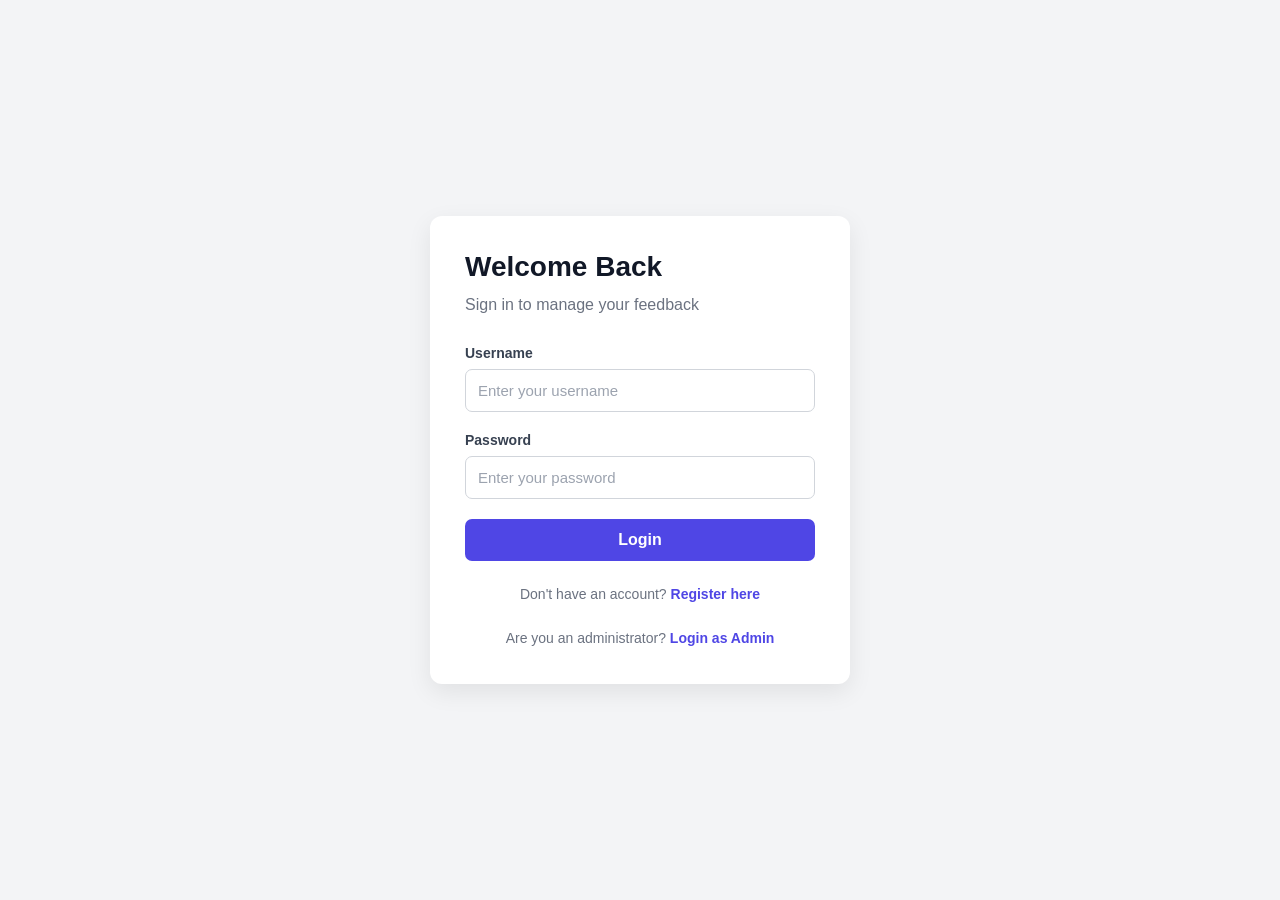
<file: src/main/resources/static/index.html>
<!DOCTYPE html>

<html lang="en">
<head>
    <meta charset="UTF-8">
    <meta name="viewport" content="width=device-width, initial-scale=1.0">
    <title>Login | Feedback Management</title>
    <link rel="stylesheet" href="style.css">
</head>
<body>

<div class="auth-container">
    <div class="auth-card">
        <h1>Welcome Back</h1>
        <p class="subtitle">Sign in to manage your feedback</p>


        <form id="loginForm">
            <div class="form-group">
                <label for="username">Username</label>
                <input type="text" id="username" placeholder="Enter your username" required>
            </div>

            <div class="form-group">
                <label for="password">Password</label>
                <input type="password" id="password" placeholder="Enter your password" required>
            </div>

            <button type="submit" class="btn">Login</button>
            <p id="loginMessage" class="message"></p>
        </form>

        <p class="auth-footer">
            Don't have an account?
            <a href="register.html">Register here</a>
        </p>
        <p class="auth-footer">
            Are you an administrator?
            <a href="admin-login.html">Login as Admin</a>
        </p>
    </div>


</div>

<script src="script.js"></script>

</body>
</html>
</file>
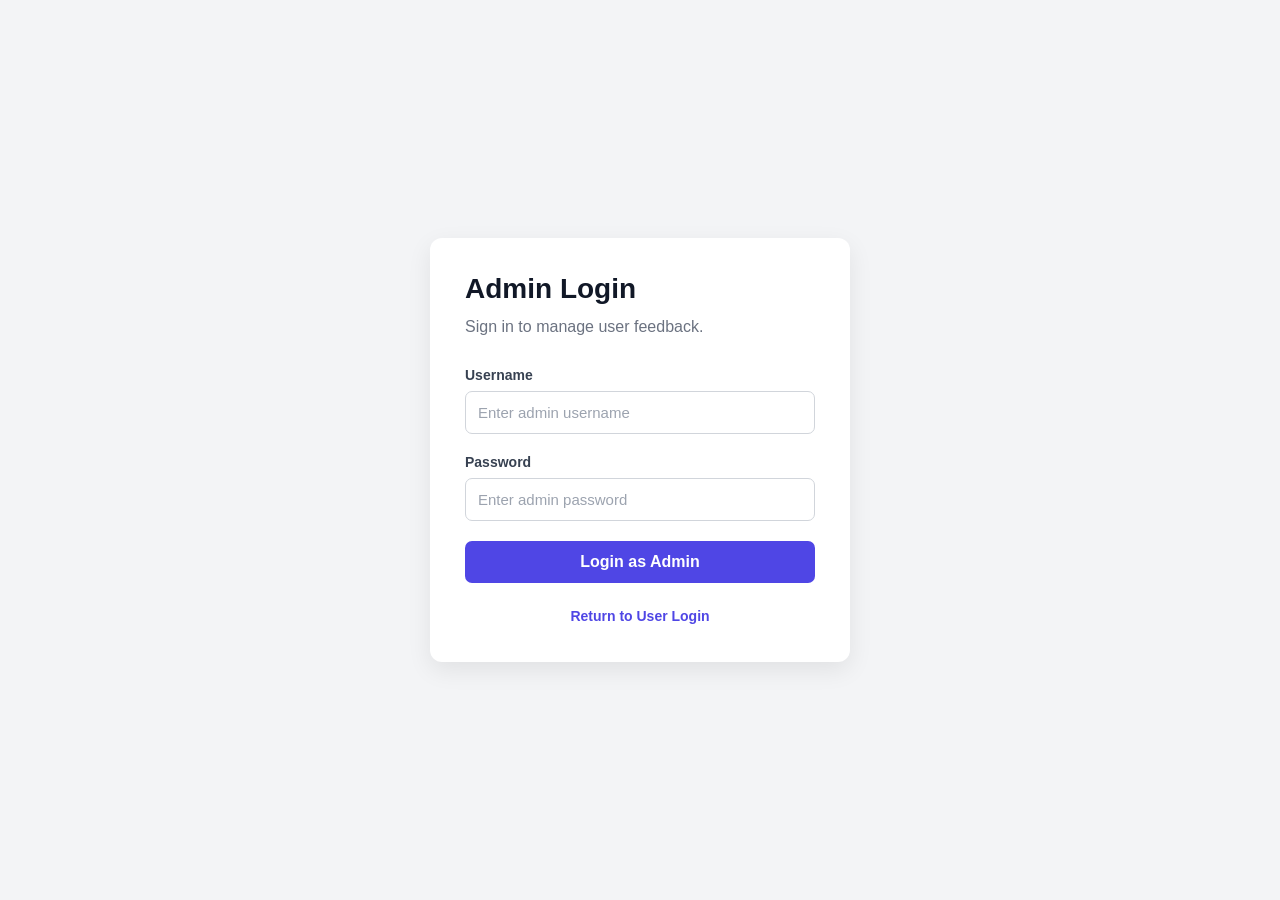
<file: src/main/resources/static/admin-login.html>
<!DOCTYPE html>

<html lang="en">
<head>
    <meta charset="UTF-8">
    <meta name="viewport" content="width=device-width, initial-scale=1.0">
    <title>Admin Login | Feedback Management</title>
    <link rel="stylesheet" href="style.css">
</head>
<body>

<div class="auth-container">
    <div class="auth-card">
        <h1>Admin Login</h1>
        <p class="subtitle">Sign in to manage user feedback.</p>


        <form id="adminLoginForm">
            <div class="form-group">
                <label for="adminUsername">Username</label>
                <input
                        type="text"
                        id="adminUsername"
                        placeholder="Enter admin username"
                        required
                >
            </div>

            <div class="form-group">
                <label for="adminPassword">Password</label>
                <input
                        type="password"
                        id="adminPassword"
                        placeholder="Enter admin password"
                        required
                >
            </div>

            <button type="submit" class="btn">Login as Admin</button>

            <p id="adminLoginMessage" class="message" aria-live="polite"></p>
        </form>

        <p class="auth-footer">
            <a href="index.html">Return to User Login</a>
        </p>
    </div>


</div>

<script src="script.js"></script>

</body>
</html>
</file>
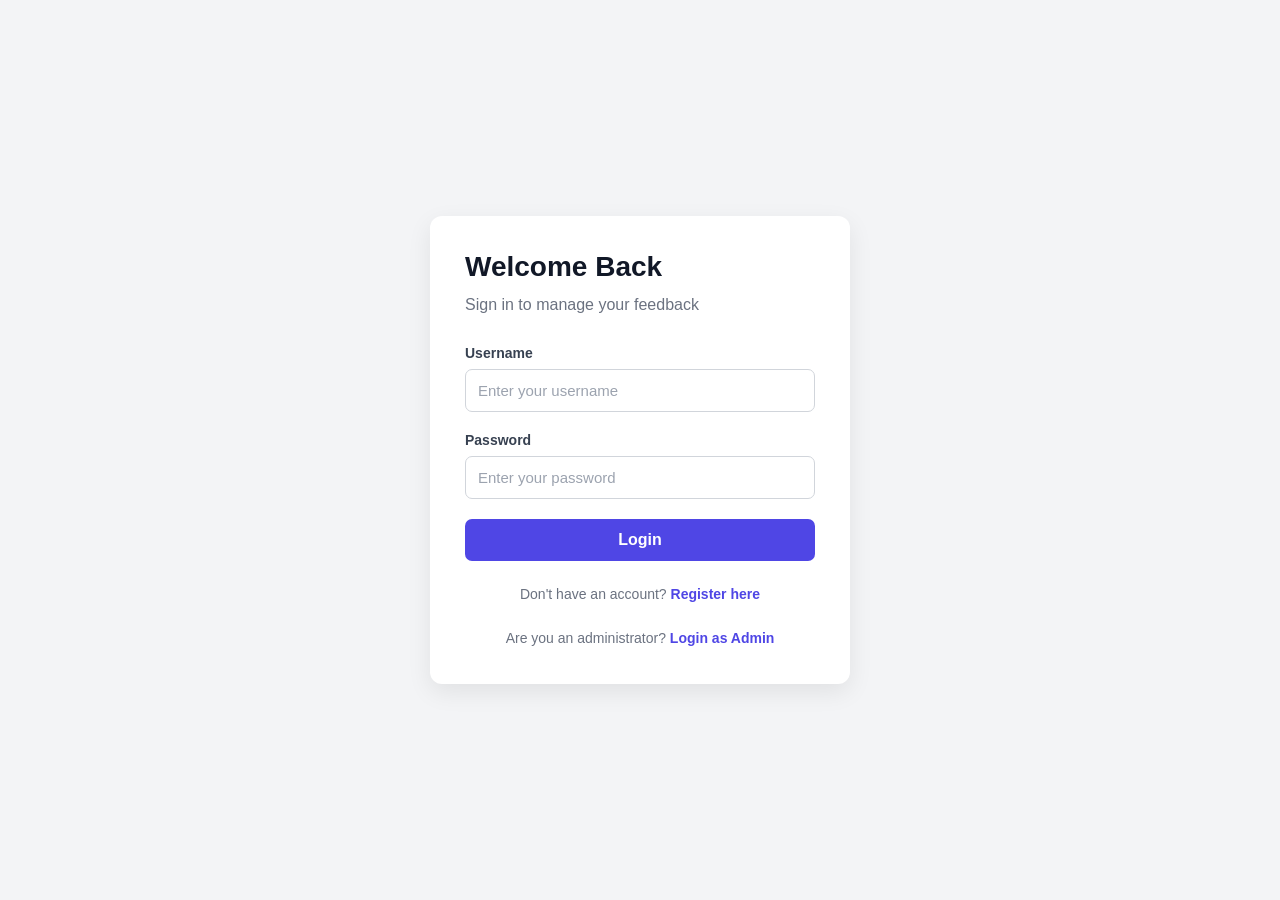
<file: src/main/resources/static/feedback.html>
<!DOCTYPE html>

<html lang="en">
<head>
    <meta charset="UTF-8">
    <meta name="viewport" content="width=device-width, initial-scale=1.0">
    <title>My Feedback | Feedback Management</title>
    <link rel="stylesheet" href="style.css">
</head>
<body>

<header class="dashboard-header">
    <div>
        <h1>Feedback Dashboard</h1>
        <p>Welcome, <span id="displayUsername">User</span>!</p>
    </div>

    <button id="logoutButton" class="logout-btn">Logout</button>


</header>

<main class="dashboard-container">


    <section class="panel" id="feedbackFormPanel">
        <h2 id="formTitle">Share Your Feedback</h2>
        <p class="subtitle">Tell us about your experience.</p>

        <form id="feedbackForm">
            <div class="form-group">
                <label for="feedbackMessage">Your Feedback</label>
                <textarea
                        id="feedbackMessage"
                        rows="5"
                        placeholder="Write your feedback here..."
                        required
                        maxlength="2000"
                ></textarea>
            </div>

            <button type="submit" class="btn" id="feedbackSubmitButton">
                Submit Feedback
            </button>

            <button
                    type="button"
                    class="secondary-btn"
                    id="cancelEditButton"
                    hidden
            >
                Cancel Edit
            </button>

            <p id="feedbackStatus" class="message" aria-live="polite"></p>
        </form>
    </section>

    <section class="panel">
        <h2>My Feedback</h2>
        <div id="feedbackList">
            <p>Loading your feedback...</p>
        </div>
    </section>


</main>

<script src="script.js"></script>

</body>
</html>
</file>
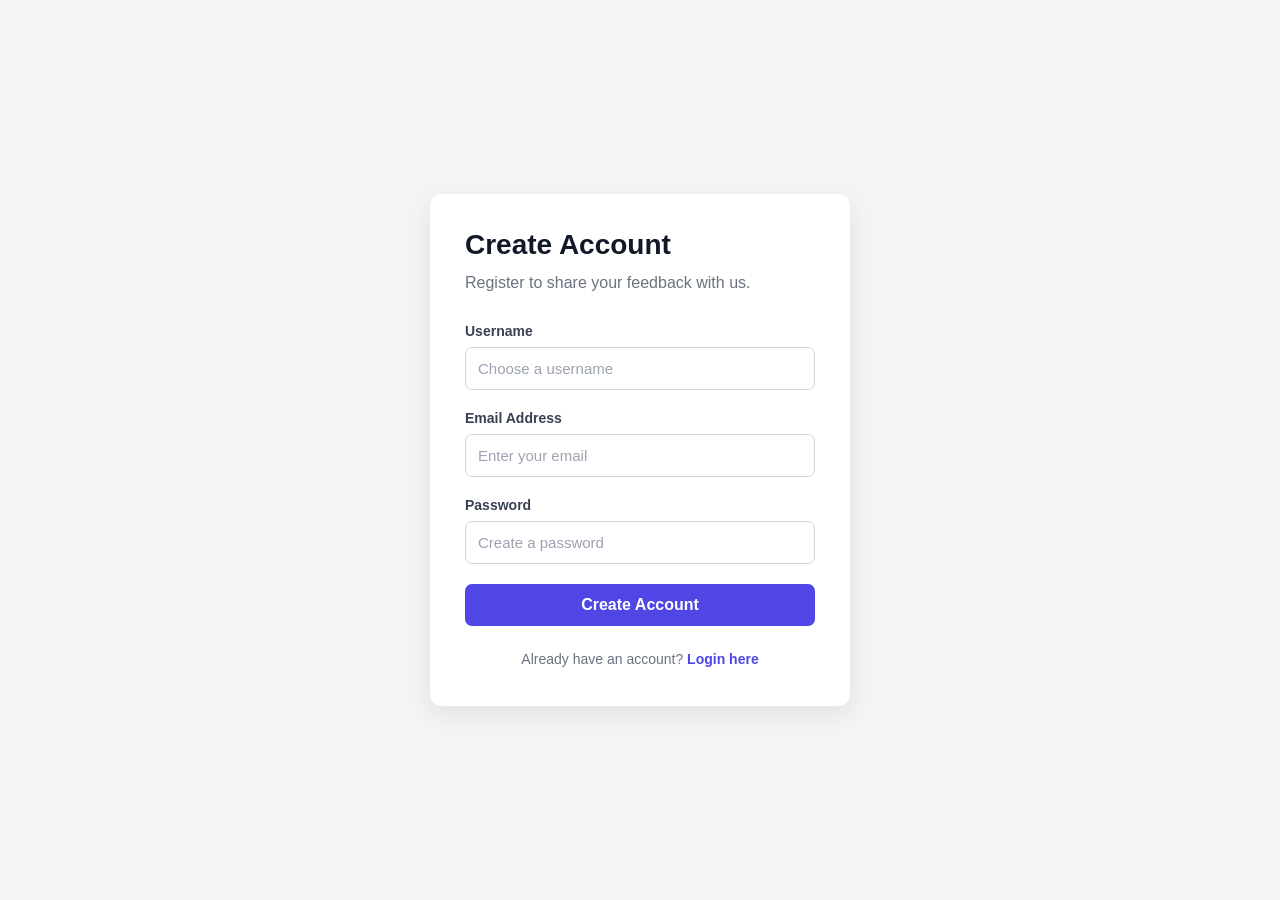
<file: src/main/resources/static/Register.html>
<!DOCTYPE html>

<html lang="en">
<head>
    <meta charset="UTF-8">
    <meta name="viewport" content="width=device-width, initial-scale=1.0">
    <title>Register | Feedback Management</title>
    <link rel="stylesheet" href="style.css">
</head>
<body>

<div class="auth-container">
    <div class="auth-card">
        <h1>Create Account</h1>
        <p class="subtitle">Register to share your feedback with us.</p>


        <form id="registerForm">
            <div class="form-group">
                <label for="username">Username</label>
                <input
                        type="text"
                        id="username"
                        placeholder="Choose a username"
                        required
                        minlength="3"
                >
            </div>

            <div class="form-group">
                <label for="email">Email Address</label>
                <input
                        type="email"
                        id="email"
                        placeholder="Enter your email"
                        required
                >
            </div>

            <div class="form-group">
                <label for="password">Password</label>
                <input
                        type="password"
                        id="password"
                        placeholder="Create a password"
                        required
                        minlength="5"
                >
            </div>

            <button type="submit" class="btn">Create Account</button>

            <p id="registerMessage" class="message" aria-live="polite"></p>
        </form>

        <p class="auth-footer">
            Already have an account?
            <a href="index.html">Login here</a>
        </p>
    </div>


</div>

<script src="script.js"></script>

</body>
</html>
</file>
<file: src/main/resources/static/style.css>
/* ========================================

1. GLOBAL STYLES
   ======================================== */

* {
  margin: 0;
  padding: 0;
  box-sizing: border-box;
  }

body {
font-family: Arial, Helvetica, sans-serif;
background: #f3f4f6;
color: #1f2937;
min-height: 100vh;
}

h1,
h2,
h3 {
color: #111827;
}

p {
line-height: 1.6;
}

a {
color: #4f46e5;
text-decoration: none;
font-weight: 600;
}

a:hover {
text-decoration: underline;
}

button,
input,
textarea {
font-family: inherit;
}

button {
cursor: pointer;
}

button:disabled {
opacity: 0.6;
cursor: not-allowed;
}

/* ========================================
2. LOGIN AND REGISTRATION
======================================== */

.auth-container {
min-height: 100vh;
display: flex;
justify-content: center;
align-items: center;
padding: 20px;
}

.auth-card {
width: 100%;
max-width: 420px;
background: #ffffff;
padding: 35px;
border-radius: 12px;
box-shadow: 0 8px 25px rgba(0, 0, 0, 0.08);
}

.auth-card h1 {
font-size: 28px;
margin-bottom: 10px;
}

.subtitle {
color: #6b7280;
margin-bottom: 28px;
line-height: 1.5;
}

.form-group {
margin-bottom: 20px;
}

label {
display: block;
font-size: 14px;
font-weight: 600;
margin-bottom: 8px;
color: #374151;
}

input,
textarea {
width: 100%;
padding: 12px;
border: 1px solid #d1d5db;
border-radius: 7px;
font-size: 15px;
color: #1f2937;
background: #ffffff;
outline: none;
transition: border-color 0.2s, box-shadow 0.2s;
}

input:focus,
textarea:focus {
border-color: #4f46e5;
box-shadow: 0 0 0 3px rgba(79, 70, 229, 0.12);
}

input::placeholder,
textarea::placeholder {
color: #9ca3af;
}

textarea {
resize: vertical;
line-height: 1.6;
}

.btn {
width: 100%;
padding: 12px 18px;
background: #4f46e5;
color: #ffffff;
border: none;
border-radius: 7px;
font-size: 16px;
font-weight: 600;
transition: background 0.2s;
}

.btn:hover {
background: #4338ca;
}

.auth-footer {
margin-top: 22px;
text-align: center;
font-size: 14px;
color: #6b7280;
}

/* ========================================
3. ADMIN LOGIN LINK
======================================== */

.admin-login-link {
margin-top: 20px;
padding-top: 18px;
border-top: 1px solid #e5e7eb;
text-align: center;
}

.admin-login-link p {
margin-bottom: 8px;
color: #6b7280;
font-size: 14px;
}

.admin-login-link a {
color: #4f46e5;
font-weight: 600;
text-decoration: none;
}

.admin-login-link a:hover {
color: #4338ca;
text-decoration: underline;
}

/* ========================================
4. STATUS MESSAGES
======================================== */

.message {
margin-top: 14px;
font-size: 14px;
line-height: 1.5;
overflow-wrap: anywhere;
}

.message.success {
color: #15803d;
}

.message.error {
color: #dc2626;
}

/* ========================================
5. DASHBOARD HEADER
======================================== */

.dashboard-header {
background: #ffffff;
padding: 22px 6%;
display: flex;
justify-content: space-between;
align-items: center;
gap: 20px;
box-shadow: 0 2px 10px rgba(0, 0, 0, 0.05);
}

.dashboard-header h1 {
font-size: 25px;
margin-bottom: 6px;
}

.dashboard-header p {
color: #6b7280;
}

.logout-btn {
padding: 10px 18px;
border: none;
border-radius: 7px;
background: #dc2626;
color: #ffffff;
font-size: 14px;
font-weight: 600;
transition: background 0.2s;
}

.logout-btn:hover {
background: #b91c1c;
}

/* ========================================
6. DASHBOARD LAYOUT
======================================== */

.dashboard-container {
max-width: 900px;
margin: 35px auto;
padding: 0 20px;
}

.panel {
background: #ffffff;
padding: 28px;
margin-bottom: 25px;
border-radius: 12px;
box-shadow: 0 5px 20px rgba(0, 0, 0, 0.05);
}

.panel h2 {
font-size: 21px;
margin-bottom: 12px;
}

/* ========================================
7. FEEDBACK FORM BUTTONS
======================================== */

.secondary-btn {
padding: 12px 18px;
margin-top: 12px;
margin-left: 8px;
border: 1px solid #d1d5db;
border-radius: 7px;
background: #ffffff;
color: #374151;
font-size: 14px;
font-weight: 600;
transition: background 0.2s;
}

.secondary-btn:hover {
background: #f3f4f6;
}

[hidden] {
display: none !important;
}

/* ========================================
8. FEEDBACK CARDS
======================================== */

.feedback-card {
padding: 18px;
margin-top: 15px;
border: 1px solid #e5e7eb;
border-radius: 8px;
background: #ffffff;
transition: box-shadow 0.2s;
}

.feedback-card:hover {
box-shadow: 0 4px 12px rgba(0, 0, 0, 0.04);
}

.feedback-card p {
color: #374151;
line-height: 1.7;
white-space: pre-wrap;
overflow-wrap: anywhere;
}

.feedback-date {
display: block;
margin-top: 12px;
font-size: 13px;
color: #6b7280;
}

.edit-btn {
padding: 8px 14px;
margin-top: 12px;
border: none;
border-radius: 6px;
background: #4f46e5;
color: #ffffff;
font-size: 14px;
font-weight: 600;
transition: background 0.2s;
}

.edit-btn:hover {
background: #4338ca;
}

.empty-message {
margin-top: 15px;
color: #6b7280;
font-size: 14px;
}

/* ========================================
9. ADMIN DASHBOARD SUPPORT
======================================== */

.table-container {
width: 100%;
overflow-x: auto;
}

table {
width: 100%;
border-collapse: collapse;
background: #ffffff;
}

th,
td {
padding: 13px 15px;
border-bottom: 1px solid #e5e7eb;
text-align: left;
font-size: 14px;
vertical-align: top;
}

th {
background: #f9fafb;
color: #374151;
font-weight: 600;
}

td {
color: #4b5563;
}

tr:hover td {
background: #f9fafb;
}

.delete-btn {
padding: 8px 12px;
border: none;
border-radius: 6px;
background: #dc2626;
color: #ffffff;
font-size: 13px;
}

.delete-btn:hover {
background: #b91c1c;
}

/* ========================================
10. RESPONSIVE DESIGN
======================================== */

@media (max-width: 600px) {

```
.auth-card {
    padding: 25px 20px;
}

.auth-card h1 {
    font-size: 24px;
}

.dashboard-header {
    padding: 18px 20px;
}

.dashboard-header h1 {
    font-size: 21px;
}

.dashboard-container {
    margin: 22px auto;
    padding: 0 12px;
}

.panel {
    padding: 20px;
}

.secondary-btn {
    margin-left: 0;
}

th,
td {
    padding: 10px;
    font-size: 13px;
}


}
</file>
